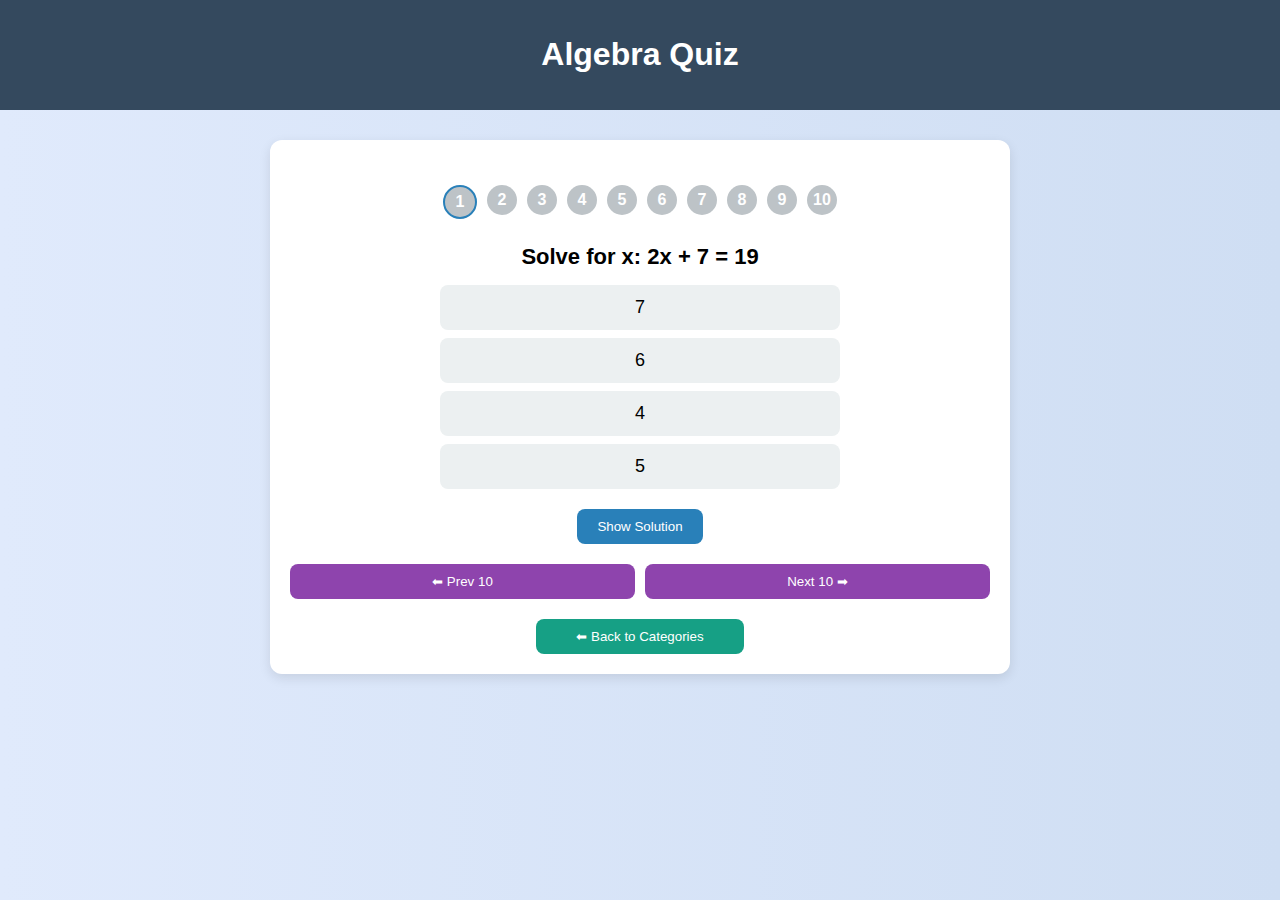
<file: algebra.html>
<!DOCTYPE html>
<html lang="en">
<head>
<meta charset="UTF-8">
<meta name="viewport" content="width=device-width, initial-scale=1.0">
<title>Algebra Quiz</title>
<style>
  body {
    font-family: Arial, sans-serif;
    background: linear-gradient(to right, #e0eafc, #cfdef3);
    margin: 0;
    padding: 0;
    text-align: center;
  }
  header {
    background: #34495e;
    color: white;
    padding: 15px;
  }
  #quiz-box {
    max-width: 700px;
    margin: 30px auto;
    background: white;
    padding: 20px;
    border-radius: 12px;
    box-shadow: 0 4px 12px rgba(0,0,0,0.1);
  }
  #question {
    font-size: 22px;
    margin-bottom: 15px;
  }
  .option-btn {
    display: block;
    margin: 8px auto;
    padding: 12px;
    width: 80%;
    max-width: 400px;
    border: none;
    border-radius: 8px;
    background: #ecf0f1;
    font-size: 18px;
    cursor: pointer;
    transition: 0.3s;
  }
  .option-btn:hover { background: #dcdde1; }
  .correct { background: #2ecc71 !important; color: white; }
  .wrong { background: #e74c3c !important; color: white; }

  #solutionBtn {
    margin-top: 12px;
    padding: 10px 20px;
    border: none;
    background: #2980b9;
    color: white;
    border-radius: 8px;
    cursor: pointer;
  }
  #solutionBox {
    margin-top: 15px;
    display: none;
    padding: 10px;
    background: #f9f9f9;
    border-left: 4px solid #2980b9;
    text-align: left;
  }
  #progress {
    display: flex;
    flex-wrap: wrap;
    justify-content: center;
    margin: 20px 0;
  }
  .circle {
    width: 30px;
    height: 30px;
    border-radius: 50%;
    background: #bdc3c7;
    margin: 5px;
    line-height: 30px;
    color: white;
    font-weight: bold;
    cursor: pointer;
    transition: 0.3s;
  }
  .circle.current { border: 2px solid #2980b9; }
  .circle.correct { background: #2ecc71; }
  .circle.wrong { background: #e74c3c; }
  .circle.attempted { background: #f1c40f; }

  .nav-arrows {
    margin-top: 20px;
    display: flex;
    justify-content: center;
    flex-wrap: wrap;
    gap: 10px;
  }
  .nav-arrows button {
    padding: 10px 60px;
    border: none;
    background: #8e44ad;
    color: white;
    border-radius: 8px;
    cursor: pointer;
    flex: 1 1 150px;
  }
  .back-btn {
    margin-top: 20px;
    padding: 10px 40px;
    background: #16a085;
    color: white;
    border: none;
    border-radius: 8px;
    cursor: pointer;
  }

  /* Responsive */
  @media(max-width: 768px){
    #question { font-size: 20px; }
    .option-btn { width: 90%; font-size: 16px; padding: 10px; }
    .nav-arrows button { padding: 10px 20px; }
    #quiz-box { margin: 20px 15px; padding: 15px; }
  }
  @media(max-width: 480px){
    #question { font-size: 18px; }
    .option-btn { font-size: 15px; padding: 8px; }
    .circle { width: 25px; height: 25px; line-height: 25px; font-size: 12px; }
  }
</style>
</head>
<body>

<header>
  <h1>Algebra Quiz</h1>
</header>

<!-- ✅ Sound Effects -->
<audio id="correctSound" src="correct.mp3"></audio>
<audio id="wrongSound" src="wrong.mp3"></audio>

<div id="quiz-box">
  <div id="progress"></div>
  <h2 id="question">Loading...</h2>
  <div id="options"></div>
  <button id="solutionBtn" onclick="toggleSolution()">Show Solution</button>
  <div id="solutionBox"></div>
  <div class="nav-arrows">
    <button onclick="prevSet()">⬅ Prev 10</button>
    <button onclick="nextSet()">Next 10 ➡</button>
  </div>
  <button class="back-btn" onclick="goBack()">⬅ Back to Categories</button>
</div>

<script>
 /* Your 50+ questions array */ 
  const quizData = [
  {q:"Solve for x: 2x + 7 = 19", options:["7","6","4","5"], answer:1, solution:"2x=12 ⇒ x=6"}, 
  {q:"Simplify: (x²+2x+1)", options:["Prime","(x-1)²","(x+1)²","x(x+2)+1"], answer:2, solution:"Perfect square: (x+1)²"},
  {q:"Factorize: x²+7x+12", options:["Prime","(x+2)(x+6)","(x+3)(x+4)","(x+6)(x+1)"], answer:2, solution:"Numbers 3 & 4 sum=7 product=12"},
  {q:"Solve: 3x-5=10", options:["6","8","5","7"], answer:2, solution:"3x=15 ⇒ x=5"},
  {q:"Expand: (2x+3)(x+4)", options:["2x²+10x+12","2x²+11x+12","x²+7x+12","2x²+7x+12"], answer:1, solution:"2x²+8x+3x+12"},
  {q:"Solve: x²-9=0", options:["-3","3","3 or -3","0"], answer:2, solution:"x=±3"},
  {q:"Simplify: x³ ÷ x²", options:["x³","x","x⁵","x²"], answer:1, solution:"Subtract powers ⇒ x³/x²=x"},
  {q:"Factorize: x²-6x+9", options:["(x-3)²","Prime","(x-1)(x-9)","(x+3)²"], answer:0, solution:"Perfect square (x-3)²"},
  {q:"Solve: 5x+3=18", options:["2","5","3","4"], answer:2, solution:"5x=15 ⇒ x=3"},
  {q:"If x=2, find x³+3x²+3x+1", options:["30","20","21","27"], answer:3, solution:"This is (x+1)³=3³=27"},
  {q:"Expand: (x-5)(x-7)", options:["x²+12x+35","x²-7x-5x","x²-12x+35","x²+5x-7"], answer:2, solution:"x²-12x+35"},
  {q:"Solve: 4x²=64", options:["±6","±8","±4","8"], answer:2, solution:"x²=16 ⇒ x=±4"},
  {q:"Simplify: (x²y³)²", options:["x³y²","x²y⁵","x⁴y⁶","x⁶y⁶"], answer:2, solution:"Multiply powers ⇒ x⁴y⁶"},
  {q:"Solve: x²+4x+4=0", options:["2","-4","-2","4"], answer:2, solution:"(x+2)²=0 ⇒ x=-2"},
  {q:"Factorize: x²-16", options:["(x-8)(x+2)","(x+16)(x-1)","Prime","(x-4)(x+4)"], answer:3, solution:"Difference of squares"},
  {q:"If x+y=10, xy=21 find x²+y²", options:["58","64","62","50"], answer:0, solution:"x²+y²=(x+y)²-2xy=100-42=58"},
  {q:"Simplify: (x+2)²-(x-2)²", options:["8","4x","8x","x²"], answer:2, solution:"Use a²-b² ⇒ 8x"},
  {q:"Solve: 2x²-50=0", options:["±8","±6","±5","±7"], answer:2, solution:"x²=25 ⇒ x=±5"},
  {q:"If x=3, y=2 find x³+y³", options:["27","30","31","35"], answer:3, solution:"x³+y³=27+8=35"},
  {q:"Expand: (3x-4)²", options:["3x²-24x+16","9x²+24x+16","9x²-16x+24","9x²-24x+16"], answer:3, solution:"Square: 9x²-24x+16"},
  {q:"Factorize: x³-27", options:["(x-3)(x²+3x+9)","Prime","(x-9)(x²+3x+3)","(x-3)(x²-3x+9)"], answer:0, solution:"a³-b³ formula"},
  {q:"Simplify: (x+3)(x²-3x+9)", options:["x³-9","x³+27","x³+9","x³-27"], answer:1, solution:"This is x³+3³=x³+27"},
  {q:"Solve: 3x²=48", options:["±4","±6","±8","±2√6"], answer:0, solution:"x²=16 ⇒ x=±4"},
  {q:"If x=5, find (x²+10x+25)", options:["225","150","75","100"], answer:3, solution:"Perfect square (x+5)²=100"},
  {q:"Solve for x: x²-5x+6=0", options:["3 & 4","2 & 3","-2 & -3","1 & 6"], answer:1, solution:"Factors (x-2)(x-3)=0"},
  {q:"Simplify: x⁴ ÷ x²", options:["x³","x²","x","x⁶"], answer:1, solution:"Subtract powers ⇒ x²"},
  {q:"If x=4, find (x³-64)/(x-4)", options:["20","16","12","24"], answer:1, solution:"x³-64 divisible by x-4 ⇒ use factor theorem = 16"},
  {q:"Factorize: x²+2xy+y²", options:["Prime","(x-y)²","x(x+y)+y²","(x+y)²"], answer:3, solution:"Perfect square (x+y)²"},
  {q:"Solve: 5x²=80", options:["±4","±6","±2√5","±8"], answer:0, solution:"x²=16 ⇒ x=±4"},
  {q:"If a+b=7, ab=10, find a²+b²", options:["39","59","29","49"], answer:2, solution:"a²+b²=(a+b)²-2ab=49-20=29"},
  {q:"Expand: (2x-3y)²", options:["4x²-12xy+9y²","4x²+6xy+9y²","4x²-6xy+9y²","2x²-3y²"], answer:0, solution:"Use (a-b)²"},
  {q:"Solve: x²-12x+36=0", options:["0","6","-6","12"], answer:1, solution:"(x-6)²=0 ⇒ x=6"},
  {q:"Factorize: x²+11x+24", options:["(x+3)(x+8)","(x+4)(x+6)","Prime","(x+12)(x-1)"], answer:1, solution:"Sum=11 product=24"},
  {q:"If x=2, find x³+6x²+12x+8", options:["64","27","50","32"], answer:0, solution:"This is (x+2)³=64"},
  {q:"Solve: (x+1)(x+2)=0", options:["x=-1, -2","x=-1,2","x=1,2","x=1,-2"], answer:0, solution:"Roots are -1 and -2"},
  {q:"Simplify: (x²-9)/(x-3)", options:["x²+3","x²-3x","x-3","x+3"], answer:3, solution:"Use (x²-9)=(x-3)(x+3) ⇒ cancel x-3"},
  {q:"Factorize: x³+8", options:["(x-2)(x²+2x+4)","Prime","(x+8)(x²+4)","(x+2)(x²-2x+4)"], answer:3, solution:"Use a³+b³ formula"},
  {q:"If x=3, find (x+1)(x+2)", options:["20","12","16","14"], answer:0, solution:"4×5=20"},
  {q:"Expand: (x+5)(x-5)", options:["x²+25","x²-10x+25","x²-25","x²+10x+25"], answer:2, solution:"Difference of squares"},
  {q:"Solve: 7x-21=0", options:["x=3","x=1","x=21","x=0"], answer:0, solution:"x=21/7=3"},
  {q:"Simplify: x⁵ ÷ x³", options:["x³","x","x²","x⁵"], answer:2, solution:"Subtract powers ⇒ x²"},
  {q:"Solve: 4x²+12x=0", options:["x=-3,0","x=3","x=-3","x=0,3"], answer:0, solution:"x(4x+12)=0 ⇒ x=0,-3"},
  {q:"Factorize: x²-7x+12", options:["(x-3)(x-4)","Prime","(x-6)(x-1)","(x-2)(x-5)"], answer:0, solution:"Numbers 3,4 sum=7"},
  {q:"If x=1 find x⁴+4x³+6x²+4x+1", options:["10","16","12","20"], answer:1, solution:"This is (x+1)⁴=16"},
  {q:"Solve: x²=81", options:["-9","±9","9","0"], answer:1, solution:"x=±9"},
  {q:"Factorize: x²-10x+25", options:["Prime","(x-5)²","(x+5)²","(x-25)(x+1)"], answer:1, solution:"Perfect square (x-5)²"},
  {q:"If x=2, y=3 find x²+xy+y²", options:["22","20","19","21"], answer:2, solution:"4+6+9=19"},
  {q:"Simplify: (x+2)³", options:["x³+6x²+12x+8","x³+8","x³+4x²+4x+8","x³+2x²+4x+8"], answer:0, solution:"Use expansion formula"}
];
let current = 0;
let setStart = 0;

function renderProgress() {
  const prog = document.getElementById("progress");
  prog.innerHTML = "";
  for (let i = setStart; i < setStart+10 && i < quizData.length; i++) {
    const c = document.createElement("div");
    c.className = "circle";
    c.innerText = (i+1);
    if (i === current) c.classList.add("current");
    if (quizData[i].status === "correct") c.classList.add("correct");
    if (quizData[i].status === "wrong") c.classList.add("wrong");
    if (quizData[i].selected !== undefined && quizData[i].status === undefined) c.classList.add("attempted");
    c.onclick = () => { current=i; loadQuestion(); };
    prog.appendChild(c);
  }
}

function loadQuestion() {
  renderProgress();
  const q = quizData[current];
  document.getElementById("question").innerText = q.q;
  const optBox = document.getElementById("options");
  optBox.innerHTML = "";

  q.options.forEach((opt, idx) => {
    const btn = document.createElement("button");
    btn.innerText = opt;
    btn.className = "option-btn";

    if (q.selected !== undefined) {
      if (idx === q.answer) btn.classList.add("correct");
      if (idx === q.selected && idx !== q.answer) btn.classList.add("wrong");
    }

    btn.onclick = () => checkAnswer(idx);
    optBox.appendChild(btn);
  });

  document.getElementById("solutionBox").style.display = "none";
}

function checkAnswer(idx) {
  const q = quizData[current];
  q.selected = idx;

  const all = document.querySelectorAll(".option-btn");
  all.forEach((b, i) => {
    b.classList.remove("correct","wrong");
    if (i === q.answer) b.classList.add("correct");
    if (i === idx && idx !== q.answer) b.classList.add("wrong");
  });

  q.status = (idx === q.answer) ? "correct" : "wrong";

  if (q.status === "correct") document.getElementById("correctSound").play();
  else document.getElementById("wrongSound").play();

  renderProgress();
}

function toggleSolution() {
  const box = document.getElementById("solutionBox");
  box.innerText = quizData[current].solution;
  box.style.display = (box.style.display === "none") ? "block" : "none";
}

function nextSet() {
  if (setStart+10 < quizData.length) {
    setStart += 10;
    current = setStart;
    loadQuestion();
  }
}

function prevSet() {
  if (setStart-10 >= 0) {
    setStart -= 10;
    current = setStart;
    loadQuestion();
  }
}

function goBack() {
  window.location.href = "categories.html";
}

loadQuestion();
</script>

</body>
</html>
</file>
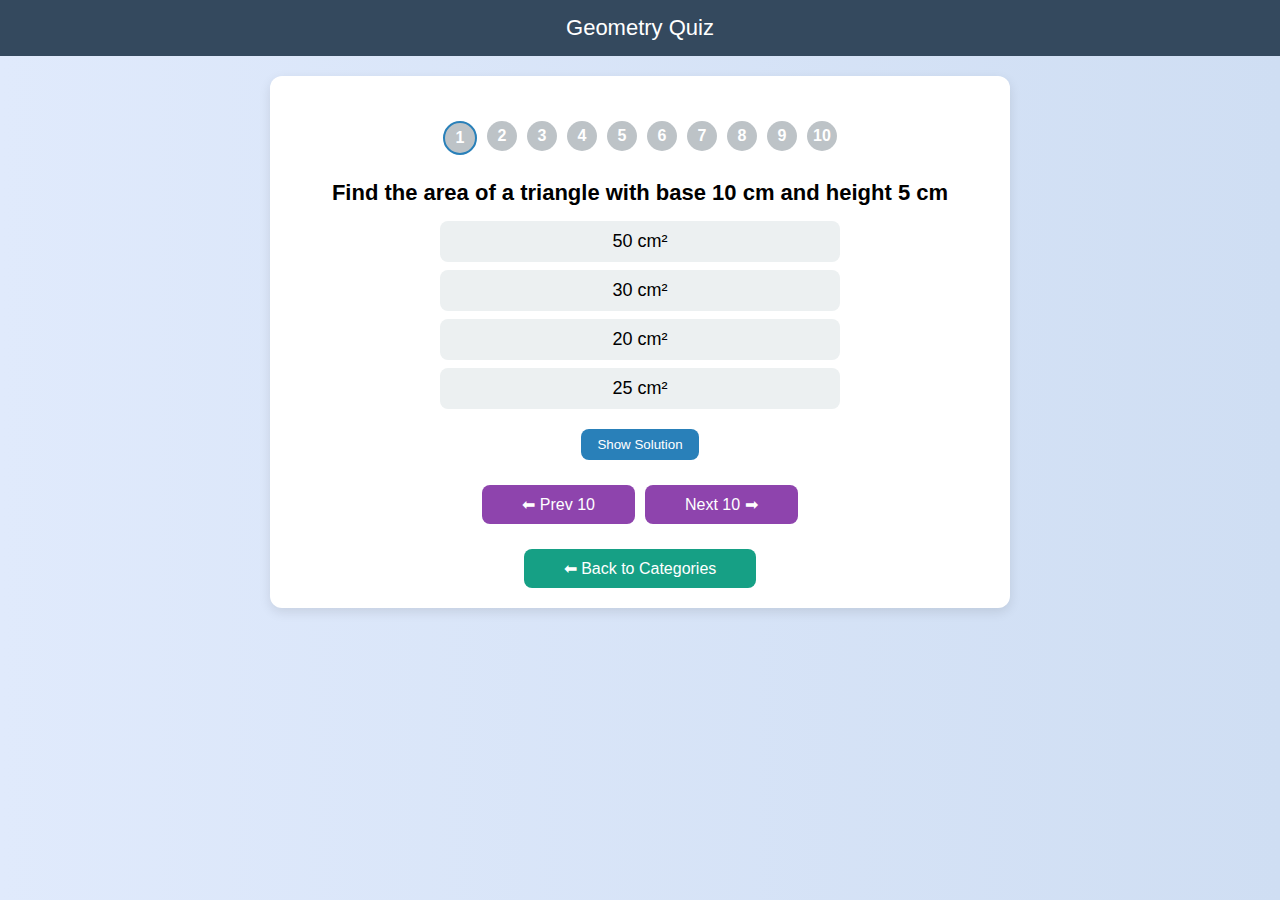
<file: geometry.html>
<!DOCTYPE html>
<html lang="en">
<head>
<meta charset="UTF-8" />
<meta name="viewport" content="width=device-width, initial-scale=1.0" />
<title>Geometry Quiz</title>
<style>
  body {
    font-family: Arial, sans-serif;
    background: linear-gradient(to right, #e0eafc, #cfdef3);
    margin: 0;
    padding: 0;
    text-align: center;
  }
  header {
    background: #34495e;
    color: white;
    padding: 15px;
    font-size: 22px;
  }

  #quiz-box {
    max-width: 700px;
    margin: 20px auto;
    background: white;
    padding: 20px;
    border-radius: 12px;
    box-shadow: 0 4px 12px rgba(0,0,0,0.1);
  }
  #question { font-size: 22px; margin-bottom: 15px; }
  .option-btn {
    display: block;
    margin: 8px auto;
    padding: 10px;
    width: 80%;
    max-width: 400px;
    border: none;
    border-radius: 8px;
    background: #ecf0f1;
    font-size: 18px;
    cursor: pointer;
    transition: 0.3s;
  }
  .option-btn:hover { background: #dcdde1; }
  .correct { background: #05f067 !important; color: white; }
  .wrong { background: #c11704 !important; color: white; }

  #solutionBtn {
    margin-top: 12px;
    padding: 8px 16px;
    border: none;
    background: #2980b9;
    color: white;
    border-radius: 8px;
    cursor: pointer;
  }

  #solutionBox {
    margin-top: 15px;
    display: none;
    padding: 10px;
    background: #f9f9f9;
    border-left: 4px solid #2980b9;
    text-align: left;
  }

  #progress {
    display: flex;
    flex-wrap: wrap;
    justify-content: center;
    margin: 20px 0;
  }

  .circle {
    width: 30px;
    height: 30px;
    border-radius: 50%;
    background: #bdc3c7;
    margin: 5px;
    line-height: 30px;
    color: white;
    font-weight: bold;
    cursor: pointer;
  }
  .circle.current { border: 2px solid #2980b9; }
  .circle.correct { background: #2ecc71; }
  .circle.wrong { background: #e74c3c; }
  .circle.attempted { background: #f1c40f; }

  .nav-arrows {
    margin-top: 20px;
    display: flex;
    justify-content: center;
    flex-wrap: wrap;
  }
  .nav-arrows button {
    padding: 10px 40px;
    margin: 5px;
    border: none;
    background: #8e44ad;
    color: white;
    border-radius: 8px;
    cursor: pointer;
    font-size: 16px;
  }

  .back-btn {
    margin-top: 20px;
    padding: 10px 40px;
    background: #16a085;
    color: white;
    border: none;
    border-radius: 8px;
    cursor: pointer;
    font-size: 16px;
  }

  /* ----------------- Responsive ----------------- */
  @media (max-width: 992px) {
    #quiz-box { padding: 15px; margin: 15px; }
    #question { font-size: 20px; }
    .option-btn { font-size: 17px; width: 90%; }
    .nav-arrows button { padding: 8px 30px; font-size: 15px; }
    .back-btn { padding: 8px 30px; font-size: 15px; }
  }

  @media (max-width: 768px) {
    #quiz-box { padding: 12px; margin: 12px; }
    #question { font-size: 18px; }
    .option-btn { font-size: 16px; width: 95%; padding: 10px; }
    .nav-arrows button { padding: 7px 25px; font-size: 14px; }
    .back-btn { padding: 7px 25px; font-size: 14px; }
  }

  @media (max-width: 480px) {
    #quiz-box { padding: 10px; margin: 8px; }
    #question { font-size: 16px; }
    .option-btn { font-size: 15px; width: 100%; padding: 10px; }
    .nav-arrows button { padding: 6px 20px; font-size: 13px; }
    .back-btn { padding: 6px 20px; font-size: 13px; }
  }
</style>
</head>
<body>

<header>Geometry Quiz</header>

<audio id="correctSound" src="correct.mp3"></audio>
<audio id="wrongSound" src="wrong.mp3"></audio>

<div id="quiz-box">
  <div id="progress"></div>
  <h2 id="question">Loading...</h2>
  <div id="options"></div>
  <button id="solutionBtn" onclick="toggleSolution()">Show Solution</button>
  <div id="solutionBox"></div>
  <div class="nav-arrows">
    <button onclick="prevSet()">⬅ Prev 10</button>
    <button onclick="nextSet()">Next 10 ➡</button>
  </div>
  <button class="back-btn" onclick="goBack()">⬅ Back to Categories</button>
</div>

<script>
  const quizData = [
     { q: "Find the area of a triangle with base 10 cm and height 5 cm", options: ["50 cm²", "30 cm²", "20 cm²", "25 cm²"], answer: 3, solution: "Area = 1/2 × base × height = 1/2 × 10 × 5 = 25 cm²" },
  { q: "Find the perimeter of a square with side 8 cm", options: ["16 cm", "24 cm", "32 cm", "64 cm"], answer: 2, solution: "Perimeter = 4 × side = 4 × 8 = 32 cm" },
  { q: "Find the area of a rectangle with length 12 cm and breadth 5 cm", options: ["17 cm²", "60 cm²", "50 cm²", "35 cm²"], answer: 1, solution: "Area = length × breadth = 12 × 5 = 60 cm²" },
  { q: "The sum of angles in a triangle is:", options: ["360°", "180°", "90°", "270°"], answer: 1, solution: "Sum of angles in triangle = 180°" },
  { q: "If a circle has radius 7 cm, find its circumference", options: ["28 cm", "154 cm", "21 cm", "44 cm"], answer: 3, solution: "Circumference = 2 × π × r = 2 × 22/7 × 7 = 44 cm" },
  { q: "Area of a circle with radius 7 cm", options: ["77 cm²", "154 cm²", "49 cm²", "44 cm²"], answer: 1, solution: "Area = πr² = 22/7 × 7 × 7 = 154 cm²" },
  { q: "A rectangle has length 10 cm and width 6 cm. Its perimeter is:", options: ["32 cm", "30 cm", "36 cm", "28 cm"], answer: 0, solution: "Perimeter = 2 × (l + w) = 2 × (10+6)=32 cm" },
  { q: "Diagonal of a square with side 5 cm", options: ["25 cm", "5√2 cm", "10 cm", "5 cm"], answer: 1, solution: "Diagonal = side × √2 = 5√2 cm" },
  { q: "Area of equilateral triangle with side 6 cm", options: ["18 cm²", "36 cm²", "6√3 cm²", "9√3 cm²"], answer: 3, solution: "Area = √3/4 × side² = √3/4 × 36 = 9√3 cm²" },
  { q: "Sum of interior angles of a hexagon", options: ["720°", "600°", "540°", "360°"], answer: 0, solution: "Sum = (n-2)×180° = (6-2)×180=720°" },
  { q: "Each angle of a regular pentagon is:", options: ["120°", "108°", "100°", "90°"], answer: 1, solution: "Each angle = (n-2)×180/n = 3×180/5=108°" },
  { q: "Volume of cube with side 4 cm", options: ["12 cm³", "64 cm³", "32 cm³", "16 cm³"], answer: 1, solution: "Volume = side³ = 4³=64 cm³" },
  { q: "Surface area of cube with side 6 cm", options: ["128 cm²", "36 cm²", "216 cm²", "72 cm²"], answer: 2, solution: "Surface area = 6 × side² = 6×36=216 cm²" },
  { q: "Volume of cuboid with length 8 cm, breadth 5 cm, height 4 cm", options: ["80 cm³", "160 cm³", "100 cm³", "120 cm³"], answer: 1, solution: "Volume = l × b × h = 8×5×4=160 cm³" },
  { q: "Surface area of cuboid with length 6 cm, breadth 4 cm, height 3 cm", options: ["84 cm²", "72 cm²", "94 cm²", "108 cm²"], answer: 3, solution: "SA = 2(lb + bh + hl) = 2(24+12+18)=108 cm²" },
  { q: "The radius of a circle is half of its diameter. If diameter=14 cm, radius=", options: ["7 cm", "21 cm", "14 cm", "28 cm"], answer: 0, solution: "Radius = diameter/2 = 14/2=7 cm" },
  { q: "Find area of sector with radius 7 cm and angle 90°", options: ["154 cm²", "77 cm²", "49 cm²", "38.5 cm²"], answer: 3, solution: "Area = θ/360 × πr² = 90/360 × 22/7×49=38.5 cm²" },
  { q: "Length of arc with radius 7 cm and angle 60°", options: ["22 cm", "11 cm", "7.33 cm", "44 cm"], answer: 2, solution: "Arc length = θ/360 × 2πr = 60/360 × 2×22/7×7 = 7.33 cm" },
  { q: "Perimeter of an equilateral triangle with side 9 cm", options: ["18 cm", "27 cm", "36 cm", "9 cm"], answer: 1, solution: "Perimeter = 3 × side = 3 × 9 = 27 cm" },
  { q: "If perimeter of square is 48 cm, its side is:", options: ["16 cm", "12 cm", "24 cm", "8 cm"], answer: 1, solution: "Side = perimeter/4 = 48/4 =12 cm" },
  { q: "Volume of sphere with radius 7 cm", options: ["1436 cm³", "1232 cm³", "1078 cm³", "343 cm³"], answer: 0, solution: "Volume = 4/3 × π × r³ = 4/3 × 22/7 × 343=1436 cm³" },
  { q: "Surface area of sphere with radius 7 cm", options: ["616 cm²", "154 cm²", "77 cm²", "308 cm²"], answer: 0, solution: "SA = 4πr² = 4 × 22/7 × 49=616 cm²" },
  { q: "Volume of cone with radius 7 cm and height 12 cm", options: ["924 cm³", "616 cm³", "1232 cm³", "308 cm³"], answer: 1, solution: "Volume = 1/3 × π × r² × h = 1/3×22/7×49×12=616 cm³" },
  { q: "Surface area of cone with radius 7 cm and slant height 25 cm", options: ["704 cm²", "550 cm²", "770 cm²", "616 cm²"], answer: 0, solution: "SA = πr(l+r) = 22/7×7×(25+7)=704 cm²" },
  { q: "A cylinder has radius 7 cm and height 10 cm. Volume is:", options: ["440 cm³", "1540 cm³", "770 cm³", "154 cm³"], answer: 1, solution: "Volume = πr²h = 22/7×49×10=1540 cm³" },
  { q: "Surface area of same cylinder", options: ["1036 cm²", "748 cm²", "880 cm²", "990 cm²"], answer: 0, solution: "SA=2πr(h+r)=2×22/7×7×(10+7)=1036 cm²" },
  { q: "The distance between two parallel lines in a rectangle is called:", options: ["Diagonal", "Height", "Side", "Perimeter"], answer: 1, solution: "Height is perpendicular distance between parallel sides" },
  { q: "In a right triangle, square of hypotenuse equals:", options: ["Difference", "Half sum", "Sum of squares of other two sides", "Double of sides"], answer: 2, solution: "By Pythagoras theorem: hyp² = base² + height²" },
  { q: "If hypotenuse=13 cm, one side=5 cm, other side=", options: ["8 cm", "12 cm", "7 cm", "10 cm"], answer: 1, solution: "Other side = √(13²-5²)=√(169-25)=√144=12 cm" },
  { q: "Area of trapezium with parallel sides 8 cm, 5 cm, height 4 cm", options: ["26 cm²", "22 cm²", "24 cm²", "32 cm²"], answer: 0, solution: "Area = 1/2 × (sum of parallel sides) × height =1/2×(8+5)×4=26 cm²" },
  { q: "Volume of cube with side 'a' formula is:", options: ["2a²", "4a³", "6a²", "a³"], answer: 3, solution: "Volume = a³" },
  { q: "Surface area of cube formula", options: ["a³", "6a²", "3a²", "4a²"], answer: 1, solution: "SA = 6 × side² =6a²" },
  { q: "Diagonal of cuboid with l=3,b=4,h=12 cm", options: ["14 cm", "16 cm", "13 cm", "15 cm"], answer: 2, solution: "Diagonal = √(l²+b²+h²)=√(9+16+144)=√169=13 cm" },
  { q: "Each exterior angle of a regular polygon with 8 sides is:", options: ["60°", "120°", "45°", "90°"], answer: 2, solution: "Exterior angle = 360/n=360/8=45°" },
  { q: "If radius of circle is doubled, circumference changes by:", options: ["Remains same", "Quadruples", "Doubles", "Triples"], answer: 2, solution: "Circumference =2πr → doubles if r doubles" },
  { q: "Area of parallelogram = base × height. True or False?", options: ["True", "Depends", "None", "False"], answer: 0, solution: "Area formula of parallelogram = base × height" },
  { q: "A rhombus has diagonals 6 cm and 8 cm. Area=", options: ["30 cm²", "26 cm²", "28 cm²", "24 cm²"], answer: 3, solution: "Area = 1/2 × d1 × d2 =1/2×6×8=24 cm²" },
  { q: "If radius of a circle is 14 cm, its diameter is:", options: ["21 cm", "28 cm", "7 cm", "14 cm"], answer: 1, solution: "Diameter = 2 × radius = 28 cm" },
  { q: "The radius of incircle of a triangle is called:", options: ["Circumradius", "Altitude", "Median", "Inradius"], answer: 3, solution: "By definition, radius of incircle = inradius" },
  { q: "Area of sector formula", options: ["πr²", "πr²h", "θ/360 × πr²", "2πr"], answer: 2, solution: "Area of sector = θ/360 × πr²" },
  { q: "If perimeter of rectangle is 20 cm, length=6 cm, breadth=?", options: ["8 cm", "5 cm", "4 cm", "6 cm"], answer: 2, solution: "Perimeter = 2(l+b)=20 → l+b=10 → b=4 cm" },
  { q: "Volume of cylinder = πr²h. True or False?", options: ["Depends", "True", "None", "False"], answer: 1, solution: "Volume of cylinder formula = πr²h" },
  { q: "Area of triangle with sides 3,4,5 cm using Heron formula", options: ["12 cm²", "7 cm²", "5 cm²", "6 cm²"], answer: 3, solution: "s=(3+4+5)/2=6 → Area=√[s(s-a)(s-b)(s-c)]=√36=6 cm²" },
  { q: "The sum of exterior angles of any polygon is:", options: ["540°", "360°", "depends on n", "180°"], answer: 1, solution: "Sum of exterior angles = 360° always" }
  
  ];

  let current = 0;
  let setStart = 0;

  function renderProgress() {
    const prog = document.getElementById("progress");
    prog.innerHTML = "";
    for (let i = setStart; i < setStart+10 && i < quizData.length; i++) {
      const c = document.createElement("div");
      c.className = "circle";
      c.innerText = (i+1);
      if (i === current) c.classList.add("current");
      if (quizData[i].status === "correct") c.classList.add("correct");
      if (quizData[i].status === "wrong") c.classList.add("wrong");
      if (quizData[i].selected !== undefined && quizData[i].status === undefined) c.classList.add("attempted");
      c.onclick = () => { current=i; loadQuestion(); };
      prog.appendChild(c);
    }
  }

  function loadQuestion() {
    renderProgress();
    const q = quizData[current];
    document.getElementById("question").innerText = q.q;
    const optBox = document.getElementById("options");
    optBox.innerHTML = "";

    q.options.forEach((opt, idx) => {
      const btn = document.createElement("button");
      btn.innerText = opt;
      btn.className = "option-btn";
      if (q.selected !== undefined) {
        if (idx === q.answer) btn.classList.add("correct");
        if (idx === q.selected && idx !== q.answer) btn.classList.add("wrong");
      }
      btn.onclick = () => checkAnswer(idx);
      optBox.appendChild(btn);
    });

    document.getElementById("solutionBox").style.display = "none";
  }

  function checkAnswer(idx) {
    const q = quizData[current];
    q.selected = idx;

    const all = document.querySelectorAll(".option-btn");
    all.forEach((b, i) => {
      b.classList.remove("correct","wrong");
      if (i === q.answer) b.classList.add("correct");
      if (i === idx && idx !== q.answer) b.classList.add("wrong");
    });

    q.status = (idx === q.answer) ? "correct" : "wrong";

    if (q.status === "correct") document.getElementById("correctSound").play();
    else document.getElementById("wrongSound").play();

    renderProgress();
  }

  function toggleSolution() {
    const box = document.getElementById("solutionBox");
    box.innerText = quizData[current].solution;
    box.style.display = (box.style.display === "none") ? "block" : "none";
  }

  function nextSet() {
    if (setStart+10 < quizData.length) { setStart += 10; current = setStart; loadQuestion(); }
  }

  function prevSet() {
    if (setStart-10 >= 0) { setStart -= 10; current = setStart; loadQuestion(); }
  }

  function goBack() { window.location.href = "categories.html"; }

  loadQuestion();
</script>

</body>
</html>
</file>
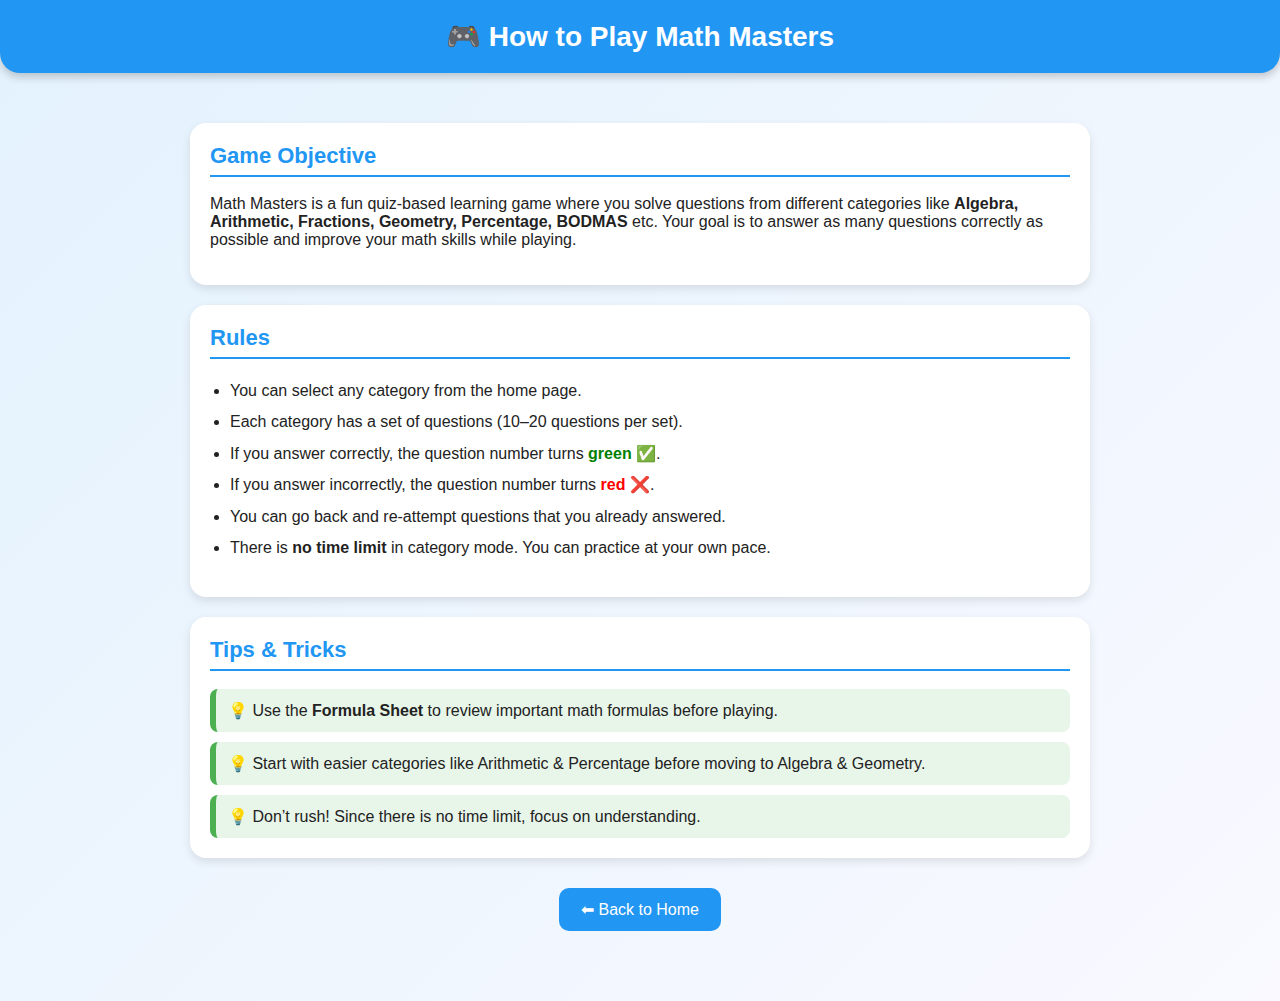
<file: howto.html>
<!DOCTYPE html>
<html lang="en">
<head>
  <meta charset="UTF-8">
  <title>Math Masters — How to Play</title>
  <style>
    body {
      font-family: "Segoe UI", Arial, sans-serif;
      margin: 0;
      padding: 0;
      background: linear-gradient(135deg,#e3f2fd,#f9f9ff);
      color: #222;
    }
    header {
      background: #2196f3;
      color: white;
      padding: 20px;
      text-align: center;
      border-bottom-left-radius: 20px;
      border-bottom-right-radius: 20px;
      box-shadow: 0 4px 8px rgba(0,0,0,0.2);
    }
    header h1 {
      margin: 0;
      font-size: 28px;
    }
    main {
      max-width: 900px;
      margin: 30px auto;
      padding: 20px;
    }
    section {
      background: #fff;
      padding: 20px;
      margin-bottom: 20px;
      border-radius: 16px;
      box-shadow: 0 4px 10px rgba(0,0,0,0.1);
      transition: transform .2s;
    }
    section:hover { transform: translateY(-3px); }
    section h2 {
      margin-top: 0;
      font-size: 22px;
      color: #2196f3;
      border-bottom: 2px solid #2196f3;
      padding-bottom: 6px;
    }
    ul {
      padding-left: 20px;
      line-height: 1.6;
    }
    li { margin: 6px 0; }
    .tip {
      background: #e8f5e9;
      border-left: 6px solid #4caf50;
      padding: 12px;
      border-radius: 8px;
      margin-top: 10px;
    }
    .back-btn {
      display: block;
      margin: 30px auto 20px;
      padding: 12px 22px;
      border-radius: 10px;
      border: none;
      background: #2196f3;
      color: #fff;
      cursor: pointer;
      font-size: 16px;
      transition: background .2s;
    }
    .back-btn:hover {
      background: #1976d2;
    }

    /* Responsive styles */
    @media (max-width: 768px) {
      main {
        margin: 20px;
        padding: 15px;
      }
      header h1 {
        font-size: 24px;
      }
      section h2 {
        font-size: 20px;
      }
      .back-btn {
        width: 90%;
        font-size: 15px;
        padding: 10px 16px;
      }
    }
    @media (max-width: 480px) {
      header h1 {
        font-size: 20px;
      }
      section {
        padding: 15px;
      }
      section h2 {
        font-size: 18px;
      }
      ul {
        padding-left: 16px;
      }
      .tip {
        padding: 10px;
        font-size: 14px;
      }
      .back-btn {
        font-size: 14px;
        padding: 10px;
      }
    }
  </style>
</head>
<body>
  <header>
    <h1>🎮 How to Play Math Masters</h1>
  </header>

  <main>
    <section>
      <h2>Game Objective</h2>
      <p>
        Math Masters is a fun quiz-based learning game where you solve questions from different categories like <strong>Algebra, Arithmetic, Fractions, Geometry, Percentage, BODMAS</strong> etc. 
        Your goal is to answer as many questions correctly as possible and improve your math skills while playing.
      </p>
    </section>

    <section>
      <h2>Rules</h2>
      <ul>
        <li>You can select any category from the home page.</li>
        <li>Each category has a set of questions (10–20 questions per set).</li>
        <li>If you answer correctly, the question number turns <span style="color:green;font-weight:bold;">green ✅</span>.</li>
        <li>If you answer incorrectly, the question number turns <span style="color:red;font-weight:bold;">red ❌</span>.</li>
        <li>You can go back and re-attempt questions that you already answered.</li>
        <li>There is <strong>no time limit</strong> in category mode. You can practice at your own pace.</li>
      </ul>
    </section>

    <section>
      <h2>Tips & Tricks</h2>
      <div class="tip">💡 Use the <strong>Formula Sheet</strong> to review important math formulas before playing.</div>
      <div class="tip">💡 Start with easier categories like Arithmetic & Percentage before moving to Algebra & Geometry.</div>
      <div class="tip">💡 Don’t rush! Since there is no time limit, focus on understanding.</div>
    </section>

    <button class="back-btn" onclick="location.href='index.html'">⬅ Back to Home</button>
  </main>
</body>
</html>
</file>
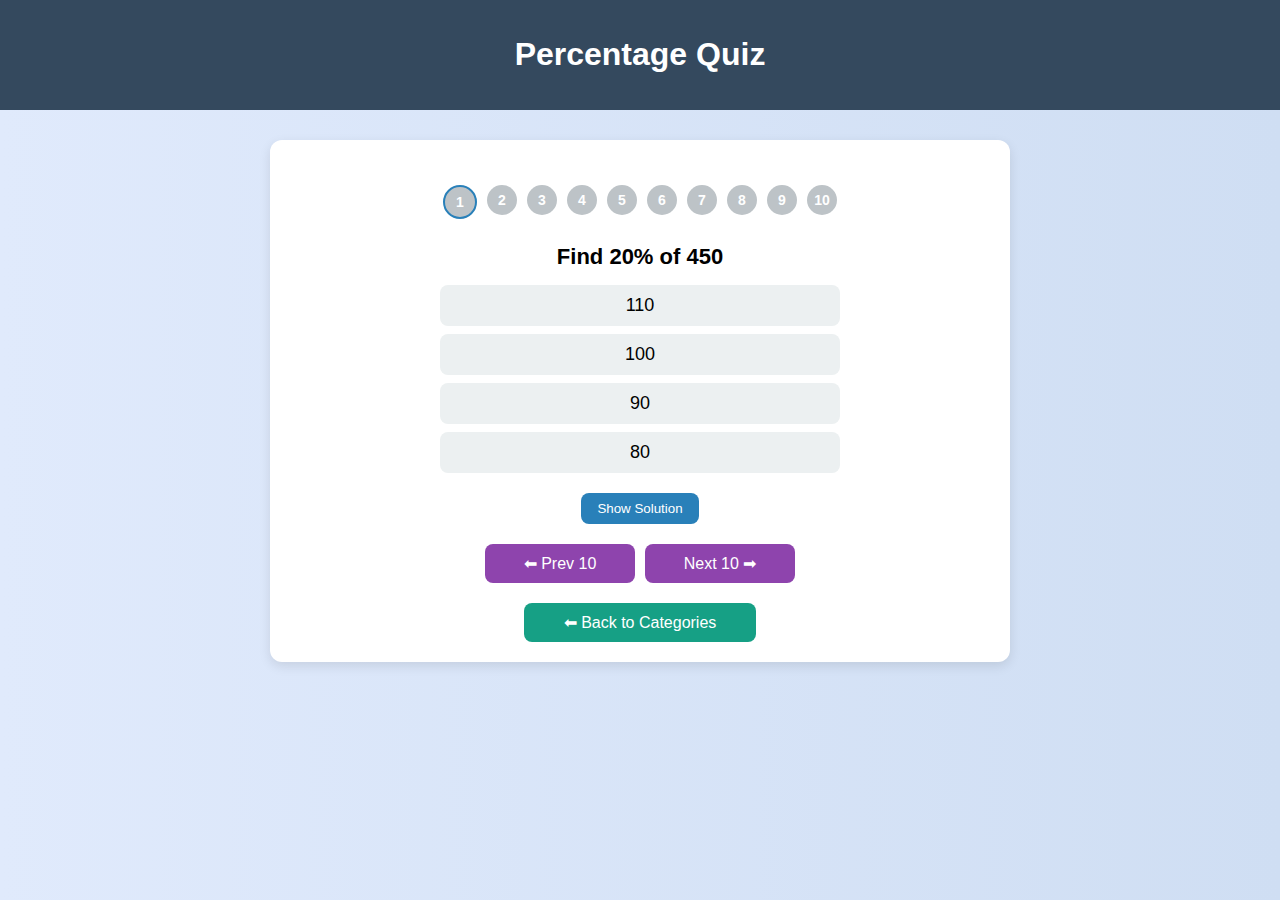
<file: percentage.html>
<!DOCTYPE html>
<html lang="en">
<head>
  <meta charset="UTF-8">
  <meta name="viewport" content="width=device-width, initial-scale=1.0">
  <title>Percentage Quiz</title>
  <style>
    body {
      font-family: Arial, sans-serif;
      background: linear-gradient(to right, #e0eafc, #cfdef3);
      margin: 0;
      padding: 0;
      text-align: center;
    }
    header {
      background: #34495e;
      color: white;
      padding: 15px;
    }
    #quiz-box {
      max-width: 700px;
      width: 90%;
      margin: 30px auto;
      background: white;
      padding: 20px;
      border-radius: 12px;
      box-shadow: 0 4px 12px rgba(0,0,0,0.1);
    }
    #question {
      font-size: 22px;
      margin-bottom: 15px;
      word-wrap: break-word;
    }
    .option-btn {
      display: block;
      margin: 8px auto;
      padding: 10px;
      width: 80%;
      max-width: 400px;
      border: none;
      border-radius: 8px;
      background: #ecf0f1;
      font-size: 18px;
      cursor: pointer;
      transition: 0.3s;
      word-wrap: break-word;
    }
    .option-btn:hover { background: #dcdde1; }
    .correct { background: #2ecc71 !important; color: white; }
    .wrong { background: #e74c3c !important; color: white; }
    #solutionBtn {
      margin-top: 12px;
      padding: 8px 16px;
      border: none;
      background: #2980b9;
      color: white;
      border-radius: 8px;
      cursor: pointer;
    }
    #solutionBox {
      margin-top: 15px;
      display: none;
      padding: 10px;
      background: #f9f9f9;
      border-left: 4px solid #2980b9;
      text-align: left;
      word-wrap: break-word;
    }
    #progress {
      display: flex;
      flex-wrap: wrap;
      justify-content: center;
      margin: 20px 0;
    }
    .circle {
      width: 30px;
      height: 30px;
      border-radius: 50%;
      background: #bdc3c7;
      margin: 5px;
      line-height: 30px;
      color: white;
      font-weight: bold;
      cursor: pointer;
      font-size: 14px;
    }
    .circle.current { border: 2px solid #2980b9; }
    .circle.correct { background: #2ecc71; }
    .circle.wrong { background: #e74c3c; }
    .circle.attempted { background: #f1c40f; }
    .nav-arrows {
      margin-top: 20px;
      display: flex;
      justify-content: center;
      flex-wrap: wrap;
      gap: 10px;
    }
    .nav-arrows button {
      flex: 1 1 40%;
      max-width: 150px;
      padding: 10px;
      border: none;
      background: #8e44ad;
      color: white;
      border-radius: 8px;
      cursor: pointer;
      font-size: 16px;
    }
    .back-btn {
      margin-top: 20px;
      padding: 10px 40px;
      background: #16a085;
      color: white;
      border: none;
      border-radius: 8px;
      cursor: pointer;
      font-size: 16px;
    }

    /* ✅ Responsive for smaller devices */
    @media (max-width: 600px) {
      #question { font-size: 20px; }
      .option-btn { font-size: 16px; width: 90%; padding: 12px; }
      .nav-arrows button { flex: 1 1 45%; padding: 10px; font-size: 14px; }
      .back-btn { width: 90%; padding: 12px; font-size: 14px; }
    }

    @media (max-width: 400px) {
      #question { font-size: 18px; }
      .option-btn { font-size: 14px; width: 95%; padding: 10px; }
      .nav-arrows button { flex: 1 1 100%; }
      .back-btn { font-size: 13px; padding: 10px; }
    }
  </style>
</head>
<body>

<header>
  <h1>Percentage Quiz</h1>
</header>

<div id="quiz-box">
  <div id="progress"></div>
  <h2 id="question">Loading...</h2>
  <div id="options"></div>
  <button id="solutionBtn" onclick="toggleSolution()">Show Solution</button>
  <div id="solutionBox"></div>
  <div class="nav-arrows">
    <button onclick="prevSet()">⬅ Prev 10</button>
    <button onclick="nextSet()">Next 10 ➡</button>
  </div>
  <button class="back-btn" onclick="goBack()">⬅ Back to Categories</button>
</div>

<audio id="correctSound" src="correct.mp3" preload="auto"></audio>
<audio id="wrongSound" src="wrong.mp3" preload="auto"></audio>

<script>
  const quizData = [ /* your quizData array here */
     {q:"Find 20% of 450", options:["110","100","90","80"], answer:2, solution:"20% of 450 = 0.2×450 = 90"},
  {q:"A price is increased by 25%. By what percent must it be reduced to bring back original price?", options:["19%","16%","20%","18%"], answer:2, solution:"Reduction%= (1 - 1/1.25)=0.2 = 20%"},
  {q:"If 30% of x = 75, find x", options:["250","150","200","225"], answer:0, solution:"x=75/0.3=250"},
  {q:"A salary increased from 24000 to 30000. Percentage increase is:", options:["20%","18%","30%","25%"], answer:3, solution:"Increase=6000; % =6000/24000×100=25%"},
  {q:"If price falls by 10% and then by another 10%, overall decrease ≈", options:["19%","18%","21%","20%"], answer:0, solution:"Net factor=0.9×0.9=0.81 → decrease=19%"},
  {q:"What is 12.5% of 640?", options:["90","85","80","75"], answer:2, solution:"12.5%=1/8 → 640/8=80"},
  {q:"A commodity is marked 40% above CP and sold at 10% discount. Profit% = ?", options:["30%","28%","26%","24%"], answer:2, solution:"MP=1.4CP, SP=1.26CP → profit=26%"},
  {q:"If 150 is 60% of a number, that number is:", options:["300","180","200","250"], answer:3, solution:"x=150/0.6=250"},
  {q:"Increase 480 by 15%", options:["520","552","560","540"], answer:1, solution:"480×1.15=552"},
  {q:"Decrease 250 by 12%", options:["220","220.0","220.0","220"], answer:0, solution:"250×0.88=220"},
  {q:"If A gets 30% of total and B gets 45%, remaining share is:", options:["25%","10%","15%","20%"], answer:0, solution:"100-30-45=25%"},
  {q:"A price after 20% discount is 360. Original price was:", options:["450","420","480","500"], answer:0, solution:"MP=360/0.8=450"},
  {q:"A quantity increased by 50% becomes 150. Original quantity:", options:["90","80","75","100"], answer:3, solution:"x×1.5=150 → x=100"},
  {q:"A number is decreased by 25% then increased by 25%. Net change is", options:["-6.25%","+6.25%","+1%","0%"], answer:0, solution:"0.75×1.25=0.9375 → decrease 6.25%"},
  {q:"What percent is 3/8 as a percent?", options:["32.5%","35%","40%","37.5%"], answer:3, solution:"3/8=0.375=37.5%"},
  {q:"If 5% of a number is 7.5, the number is:", options:["120","160","150","100"], answer:2, solution:"x=7.5/0.05=150"},
  {q:"A reduces price by 30% making SP=350. Original price was:", options:["400","450","500","350"], answer:2, solution:"MP=350/0.7=500"},
  {q:"Find 7.5% of 1600", options:["150","120","80","100"], answer:1, solution:"0.075×1600=120"},
  {q:"If tax is 8% on ₹1250, tax amount is:", options:["100","120","96","110"], answer:0, solution:"1250×0.08=100"},
  {q:"Successive increase 10% and 20% on 100 gives final value:", options:["130","132","110","120"], answer:1, solution:"100×1.1×1.2=132"},
  {q:"If price increases by 12.5% then decreases by 12.5%, net change is:", options:["0%","+1.56%","-3%","-1.56%"], answer:3, solution:"1.125×0.875=0.984 → decrease 1.56%"},
  {q:"A shop gives 25% off and then 10% off. Net discount ≈", options:["35%","32.5%","30%","25%"], answer:1, solution:"Net factor=0.75×0.9=0.675 → 32.5%"},
  {q:"If 120 is 40% of a, then a is:", options:["200","250","300","320"], answer:2, solution:"a=120/0.4=300"},
  {q:"A is 20% more than B. If B=150, A=", options:["190","170","160","180"], answer:3, solution:"A=150×1.2=180"},
  {q:"If salary decreased by 8% to 23000, original salary was:", options:["25000","24891","24000","24900"], answer:0, solution:"x=23000/0.92=25000"},
  {q:"A product marked at ₹800 with 15% discount sold at:", options:["680","720","700","660"], answer:0, solution:"SP=800×0.85=680"},
  {q:"If 60 is 20% more than x, x is:", options:["50","40","48","45"], answer:0, solution:"x=60/1.2=50"},
  {q:"Find 125% of 240", options:["260","320","280","300"], answer:3, solution:"1.25×240=300"},
  {q:"A reduces by 40% then increases by 40%. Net change?", options:["-4%","+16%","0%","-16%"], answer:3, solution:"0.6×1.4=0.84 → decrease 16%"},
  {q:"If GST 18% applied on 2500, total becomes:", options:["2900","3000","2955","2950"], answer:3, solution:"2500×1.18=2950"},
  {q:"If 15% of x = 48, find x", options:["320","310","280","300"], answer:0, solution:"x=48/0.15=320"},
  {q:"If 20% of a = 30% of b and a=50, find b", options:["30","33.33","34","35"], answer:1, solution:"b=(2/3)×50=33.33"},
  {q:"Price is x. After 10% increase it becomes 352. x = ?", options:["340","320","300","330"], answer:1, solution:"x=352/1.1=320"},
  {q:"Compound interest yearly 10% on 1000 for 2 years is:", options:["1210","1100","1200","2100"], answer:0, solution:"A=1000×1.1²=1210"},
  {q:"If increase from 80 to 92, percent increase is:", options:["15%","14%","13%","12%"], answer:0, solution:"%=(12/80)×100=15%"},
  {q:"A shopkeeper offers 2 successive discounts 20% and 10% on 1000; final price:", options:["720","760","740","780"], answer:0, solution:"1000×0.8×0.9=720"},
  {q:"If x is decreased by 40% becomes 90. Original x:", options:["120","150","140","130"], answer:1, solution:"x=90/0.6=150"},
  {q:"An item is 30% off then 20% off on the reduced price. Net price of 200 is:", options:["140","120","128","112"], answer:3, solution:"200×0.7×0.8=112"},
  {q:"A population increases by 10% yearly. After 2 years factor is:", options:["1.1","1.2","1.21","1.3"], answer:2, solution:"1.1²=1.21"},
  {q:"Find x: x + 25% of x = 250", options:["260","240","220","200"], answer:3, solution:"x×1.25=250 → x=200"},
  {q:"If A gets 30% of profit and profit=₹1000, A gets:", options:["₹250","₹350","₹300","₹400"], answer:2, solution:"30% of 1000=300"},
  {q:"A decreases price by 10% and sells 10% more units; revenue change approximately:", options:["-1%","0%","+1%","+2%"], answer:0, solution:"Revenue=0.9×1.1=0.99 → -1%"},
  {q:"If 5% VAT on 200 is added then 10% discount on total, final price:", options:["189","190","198","180"], answer:0, solution:"200×1.05=210 → 10% off=189"},
  {q:"Find % change: from 250 to 200", options:["-20%","-15%","-25%","-30%"], answer:0, solution:"Change=-50 → -50/250=-20%"},
  {q:"If 18% of x = 54, x =", options:["280","300","250","200"], answer:1, solution:"x=54/0.18=300"},
  {q:"A bank gives 5% annual interest. Effective % for 2 years (compound) ≈", options:["9.75%","11%","10.25%","10%"], answer:2, solution:"(1.05)²=1.1025 → 10.25%"},
  {q:"If a is 40% of b and b is 50% of c, a is what % of c?", options:["15%","20%","25%","30%"], answer:1, solution:"a=0.4×0.5c=0.2c → 20%"},
  {q:"If discount 30% makes price 280, original was:", options:["400","420","360","380"], answer:0, solution:"MP=280/0.7=400"},
  {q:"Find 66⅔% of 90", options:["50","60","80","70"], answer:1, solution:"2/3×90=60"},
  {q:"If 25% of students are absent and 150 present, total students:", options:["160","200","180","240"], answer:1, solution:"T=150/0.75=200"},
  {q:"A and B share profit in ratio 3:2. If total profit 500 and A gets 60% of his share as tax, A receives:", options:["180","120","200","150"], answer:1, solution:"A share=300 → after tax=0.4×300=120"},
  {q:"A price is reduced by x% then increased by x% → net effect zero? Which x?", options:["0 only","50","x=100","any x"], answer:0, solution:"Only x=0 gives no change"},
  {q:"Find 30% of 2/3 of 900", options:["200","120","150","180"], answer:3, solution:"2/3×900=600 → 30% of 600=180"},
  {q:"If 120 is increased by x% to 150, x%=", options:["25%","15%","20%","30%"], answer:0, solution:"30/120=25%"},
  {q:"A shop markup 50% on CP then sells at 10% discount. Net% over CP:", options:["45%","30%","40%","35%"], answer:3, solution:"SP=1.35CP → 35% profit"},
  {q:"If 40% of x is 24 and 60% of y is 54, x+y = ?", options:["150","90","100","110"], answer:0, solution:"x=60, y=90 → x+y=150"},
  {q:"If 1/5 of number = 20% of another number; if first is 50, second is:", options:["150","125","200","100"], answer:3, solution:"10=0.2y → y=50"},
  {q:"If A gets 10% more than B and B is 200, A is:", options:["210","220","240","230"], answer:1, solution:"A=1.1×200=220"}
   ];
  let current = 0;
  let setStart = 0;

  function renderProgress() {
    const prog = document.getElementById("progress");
    prog.innerHTML = "";
    for (let i = setStart; i < setStart+10 && i < quizData.length; i++) {
      const c = document.createElement("div");
      c.className = "circle";
      c.innerText = (i+1);
      if (i === current) c.classList.add("current");
      if (quizData[i].status === "correct") c.classList.add("correct");
      if (quizData[i].status === "wrong") c.classList.add("wrong");
      if (quizData[i].selected !== undefined && quizData[i].status === undefined) c.classList.add("attempted");
      c.onclick = () => { current=i; loadQuestion(); };
      prog.appendChild(c);
    }
  }

  function loadQuestion() {
    renderProgress();
    const q = quizData[current];
    document.getElementById("question").innerText = q.q;
    const optBox = document.getElementById("options");
    optBox.innerHTML = "";

    q.options.forEach((opt, idx) => {
      const btn = document.createElement("button");
      btn.innerText = opt;
      btn.className = "option-btn";

      if (q.selected !== undefined) {
        if (idx === q.answer) btn.classList.add("correct");
        if (idx === q.selected && idx !== q.answer) btn.classList.add("wrong");
      }

      btn.onclick = () => checkAnswer(idx);
      optBox.appendChild(btn);
    });

    document.getElementById("solutionBox").style.display = "none";
  }

  function checkAnswer(idx) {
    const q = quizData[current];
    q.selected = idx;

    const all = document.querySelectorAll(".option-btn");
    all.forEach((b, i) => {
      b.classList.remove("correct","wrong");
      if (i === q.answer) b.classList.add("correct");
      if (i === idx && idx !== q.answer) b.classList.add("wrong");
    });

    q.status = (idx === q.answer) ? "correct" : "wrong";

    if (q.status === "correct") {
      document.getElementById("correctSound").play();
    } else {
      document.getElementById("wrongSound").play();
    }

    renderProgress();
  }

  function toggleSolution() {
    const box = document.getElementById("solutionBox");
    box.innerText = quizData[current].solution;
    box.style.display = (box.style.display === "none") ? "block" : "none";
  }

  function nextSet() {
    if (setStart+10 < quizData.length) {
      setStart += 10;
      current = setStart;
      loadQuestion();
    }
  }

  function prevSet() {
    if (setStart-10 >= 0) {
      setStart -= 10;
      current = setStart;
      loadQuestion();
    }
  }

  function goBack() {
    window.location.href = "categories.html"; 
  }

  loadQuestion();
</script>

</body>
</html>
</file>
